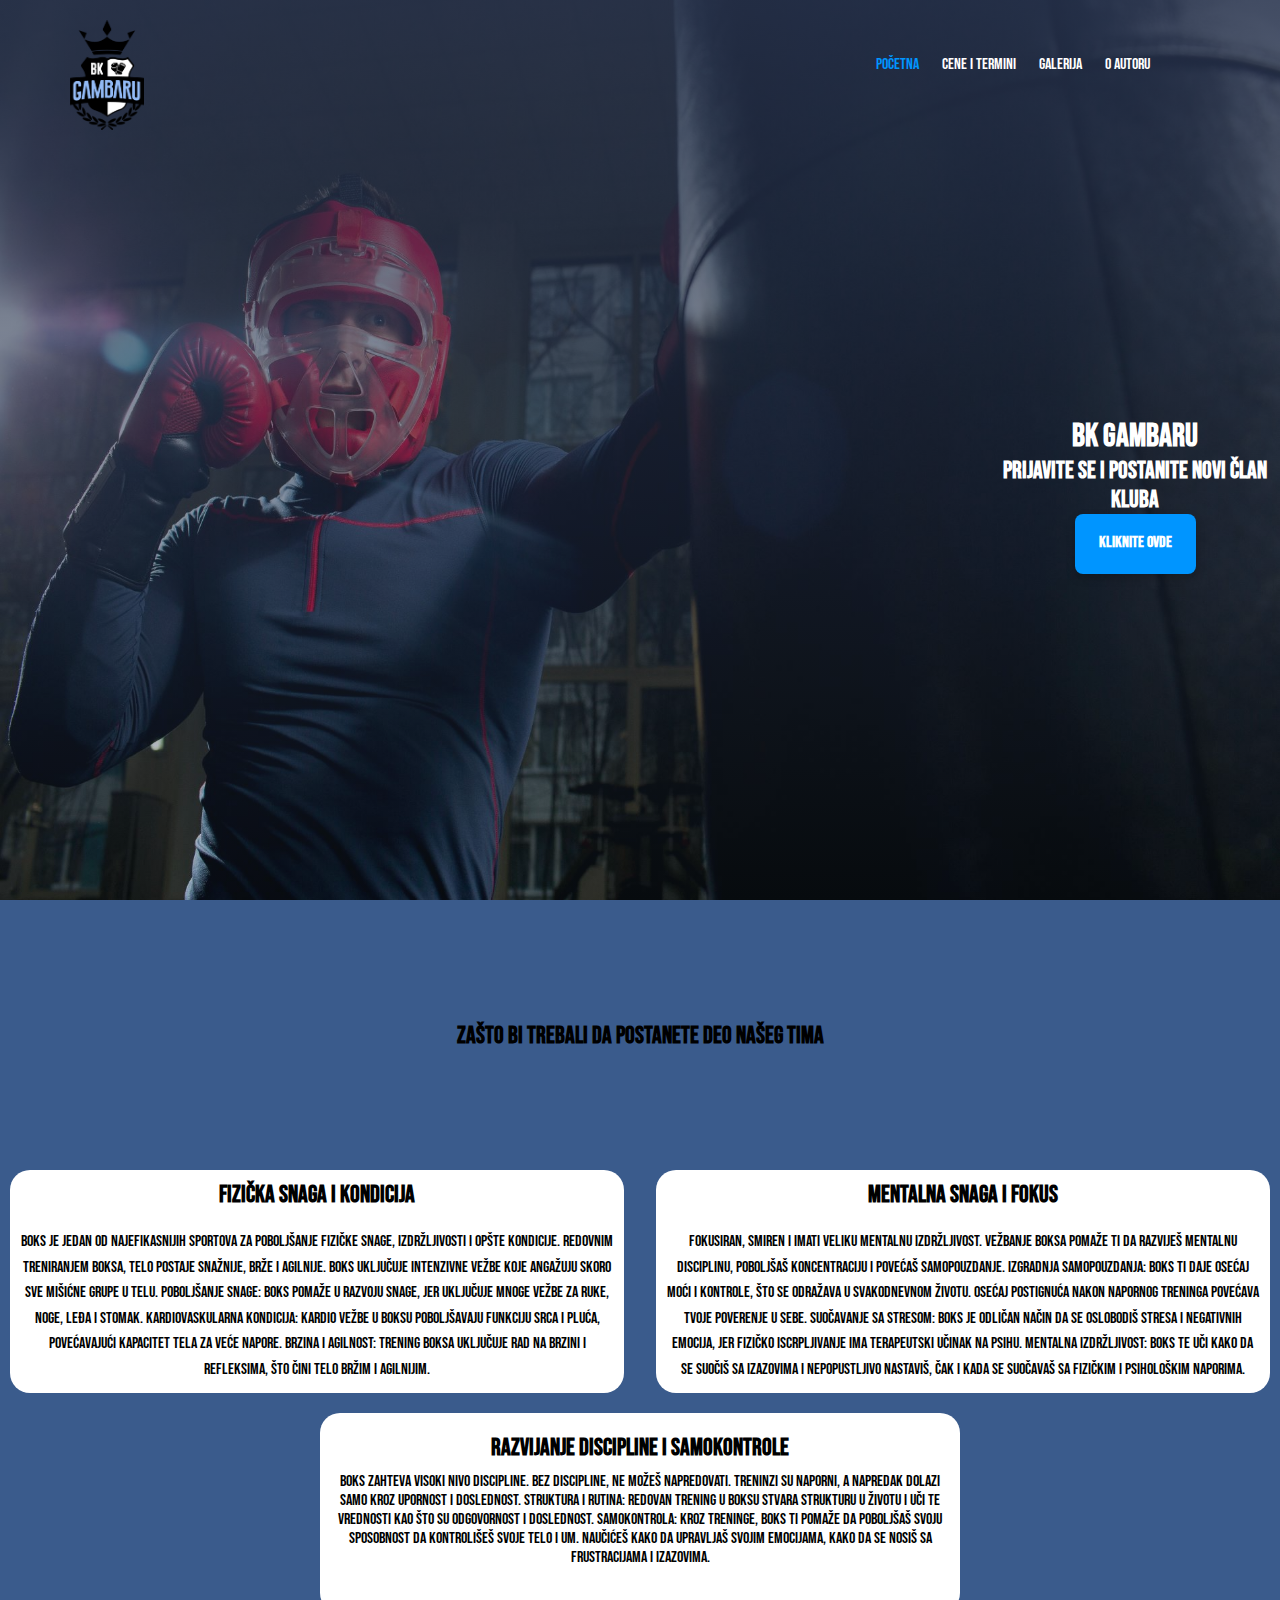
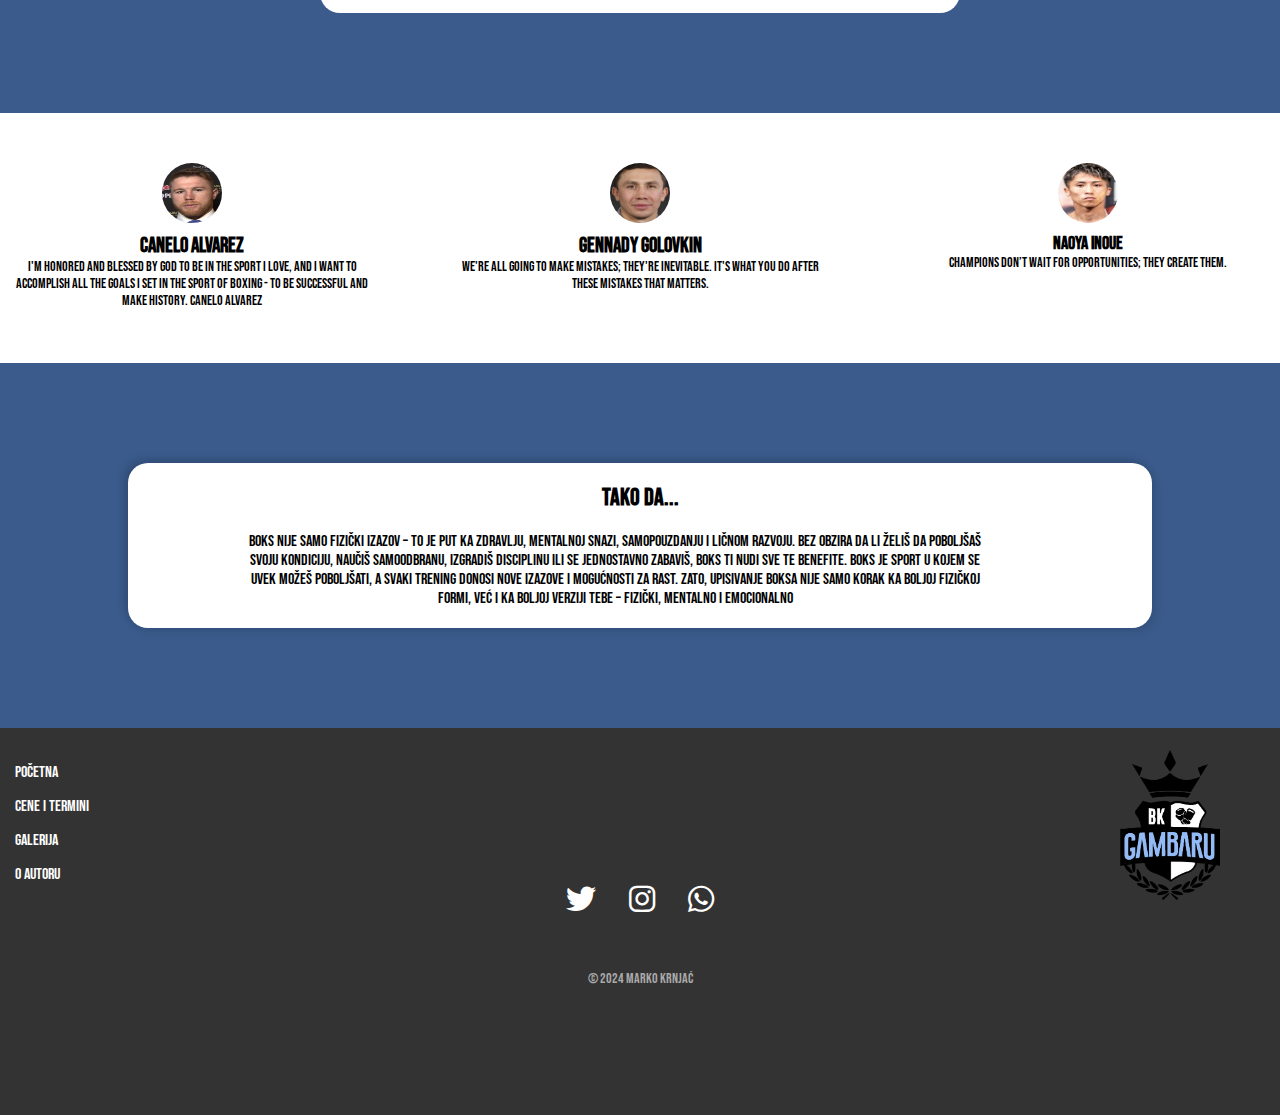
<file: index.html>
<!DOCTYPE html>
<html lang="en">
<head>
    <meta charset="UTF-8">
    <meta name="viewport" content="width=device-width, initial-scale=1.0">
    <title>BK Gambaru | Početna</title>
    <link rel="stylesheet" type="text/css" href="css/style.css">
    <link rel="stylesheet" href="https://cdnjs.cloudflare.com/ajax/libs/font-awesome/6.0.0-beta3/css/all.min.css"> 
    <link rel="icon" href="/skolski sajt/assets/img/gamb.png" >
    <meta name="description" content= "BK Gambaru je vrhunski bokserski klub posvećen razvoju talenata i promociji bokserskog sporta. Pridružite
     nam se i postanite deo uspešnog tima, unapredite svoju snagu, tehniku i disciplinu. Trening za sve uzraste i nivoe veštine">
    <meta name="keywords" content="boks, fizička snaga, izdržljivost, kondicija, trening boksa, kardiovaskularna kondicija, brzina, agilnost, mentalna snaga, mentalna izdržljivost, samopouzdanje, stres, samokontrola, disciplina, fizičko zdravlje, bokserski trening, poboljšanje kondicije, razvoj snage, refleksi, koncentracija, mentalna disciplina">
  </head>
<body>
    <div id="wrapper">
            <div id="logo">
             <a href="index.html"> <img src="assets/img/gamb.png" alt="logo"></a>
             </div>
            <nav class="nav">
                
            <div class="linkovi">
                <ul>
                    <li><a href="index.html" class="active">Početna</a></li>
                    <li><a href="html-ovi/cene-i-termini.html">Cene i termini</a></li>
                    <li><a href="html-ovi/galerija.html">Galerija</a></li>
                    <li><a href="html-ovi/autor.html">O autoru</a></li>
                  </ul>
                </ul>
            </div>
        </nav>
      

    <!--Main-->
    <main>
        <div id="overlay" >
        <div class="container">
            <div id="main-content">
              <h1>BK Gambaru</h1>
             <h2>Prijavite se i postanite novi član kluba</h2>  
              <a href="/html-ovi/cene-i-termini.html" role="button" class="btn">Kliknite ovde</a>
            </div>
         
        </div>
    </div>
    <h2 class="h2">Zašto bi trebali da postanete deo našeg tima</h2>
    
    
    <div class="view">
      <div class="blok1 block">
        <h2>Fizička Snaga i Kondicija</h2>
        <div class="content1">
            <p class="prviParagraf">
                Boks je jedan od najefikasnijih sportova za poboljšanje fizičke snage, izdržljivosti i opšte kondicije. Redovnim treniranjem boksa, telo postaje snažnije, brže i agilnije. Boks uključuje intenzivne vežbe koje angažuju skoro sve mišićne grupe u telu.
                Poboljšanje snage: Boks pomaže u razvoju snage, jer uključuje mnoge vežbe za ruke, noge, leđa i stomak.
                Kardiovaskularna kondicija: Kardio vežbe u boksu poboljšavaju funkciju srca i pluća, povećavajući kapacitet tela za veće napore.
                Brzina i agilnost: Trening boksa uključuje rad na brzini i refleksima, što čini telo bržim i agilnijim.
            </p>
        </div>
    </div>

    <div class="blok2 block">
        <h2> Mentalna Snaga i Fokus</h2>
        <div class="content2">
            
            <p class="drugiParagraf">
                Fokusiran, smiren i imati veliku mentalnu izdržljivost. Vežbanje boksa pomaže ti da razviješ mentalnu disciplinu, poboljšaš koncentraciju i povećaš samopouzdanje.
                Izgradnja samopouzdanja: Boks ti daje osećaj moći i kontrole, što se odražava u svakodnevnom životu. Osećaj postignuća nakon napornog treninga povećava tvoje poverenje u sebe.
                Suočavanje sa stresom: Boks je odličan način da se oslobodiš stresa i negativnih emocija, jer fizičko iscrpljivanje ima terapeutski učinak na psihu.
                Mentalna izdržljivost: Boks te uči kako da se suočiš sa izazovima i nepopustljivo nastaviš, čak i kada se suočavaš sa fizičkim i psihološkim naporima.
            </p>
        </div>
    </div>

          </div>



          <div class="blok3 ">
            <h2> Razvijanje Discipline i Samokontrole</h2>
            <div class="content3">
                
              <p class="treciParagraf">
                Boks zahteva visoki nivo discipline. Bez discipline, ne možeš napredovati. Treninzi su naporni, a napredak dolazi samo kroz upornost i doslednost.
                Struktura i rutina: Redovan trening u boksu stvara strukturu u životu i uči te vrednosti kao što su odgovornost i doslednost.
                Samokontrola: Kroz treninge, boks ti pomaže da poboljšaš svoju sposobnost da kontrolišeš svoje telo i um. Naučićeš kako da upravljaš svojim emocijama, kako da se nosiš sa frustracijama i izazovima.
              </p>
            
             </div>
          </div>
        
          <div class="bokseri">
            <div id="bBlok1">
                <img src="assets/img/canelo.JPG" alt="Canelo Alvarez" class="ikonica">
                <h2>Canelo Alvarez</h2>
                <p class="kanelo">I'm honored and blessed by God to be in the sport I love, and I want to accomplish all the goals I set in the sport of boxing - to be successful and make history. Canelo Alvarez</p>
            </div>
            <div id="bBlok2">
                <img src="assets/img/ggg.PNG" alt="Gennady Golovkin" class="ikonica">
                <h2>Gennady Golovkin</h2>
                <p class="ggg">We're all going to make mistakes; they're inevitable. It's what you do after these mistakes that matters.</p>
            </div>
            <div id="bBlok3">
                <img src="assets/img/inoue.JPG" alt="Naoya Inoue" class="ikonica">
                <h2>Naoya Inoue</h2>
                <p class="inoue">Champions don’t wait for opportunities; they create them.</p>
            </div>
        </div>
       
          

          <div class="blok5 ">
            <h2>TAKO DA...</h2>
            <div class="content5">
              
              <p class="petiParagraf">
                Boks nije samo fizički izazov – to je put ka zdravlju, mentalnoj snazi, samopouzdanju i ličnom razvoju. Bez obzira da li želiš da poboljšaš svoju kondiciju, naučiš samoodbranu, izgradiš disciplinu ili se jednostavno zabaviš, boks ti nudi sve te benefite. Boks je sport u kojem se uvek možeš poboljšati, a svaki trening donosi nove izazove i mogućnosti za rast.
Zato, upisivanje boksa nije samo korak ka boljoj fizičkoj formi, već i ka boljoj verziji tebe – fizički, mentalno i emocionalno
              </p>
             
             </div>
          </div>
    </div>
    <div class="cleaner">1</div>
    </main>
    <footer>
        <nav class="nav2">
            <ul>
          <a href="index.html">Početna</a>
          <a href="html-ovi/cene-i-termini.html">Cene i termini</a>
          <a href="html-ovi/galerija.html">Galerija</a>
          <a href="html-ovi/autor.html">O autoru</a>
        </ul>
        </nav>
        
        <div class="social-icons">
            <a href="https://twitter.com" target="_blank">
                <i class="fab fa-twitter"></i> 
              </a>
              <a href="https://www.instagram.com/b.k.gambaru/" target="_blank">
                <i class="fab fa-instagram"></i> 
              </a>
              <a href="https://www.whatsapp.com/" target="_blank">
                <i class="fab fa-whatsapp"></i>
              </a>
        </div>
        <div class="footerslika">
          <img class="futerlogo" src="assets/img/gamb.png">
          
        </div>
        <div class="footer-text">
          <p>&copy; 2024 Marko Krnjać  </p>
        </div>
      </footer>
    </div>
</body>
</html>
</file>
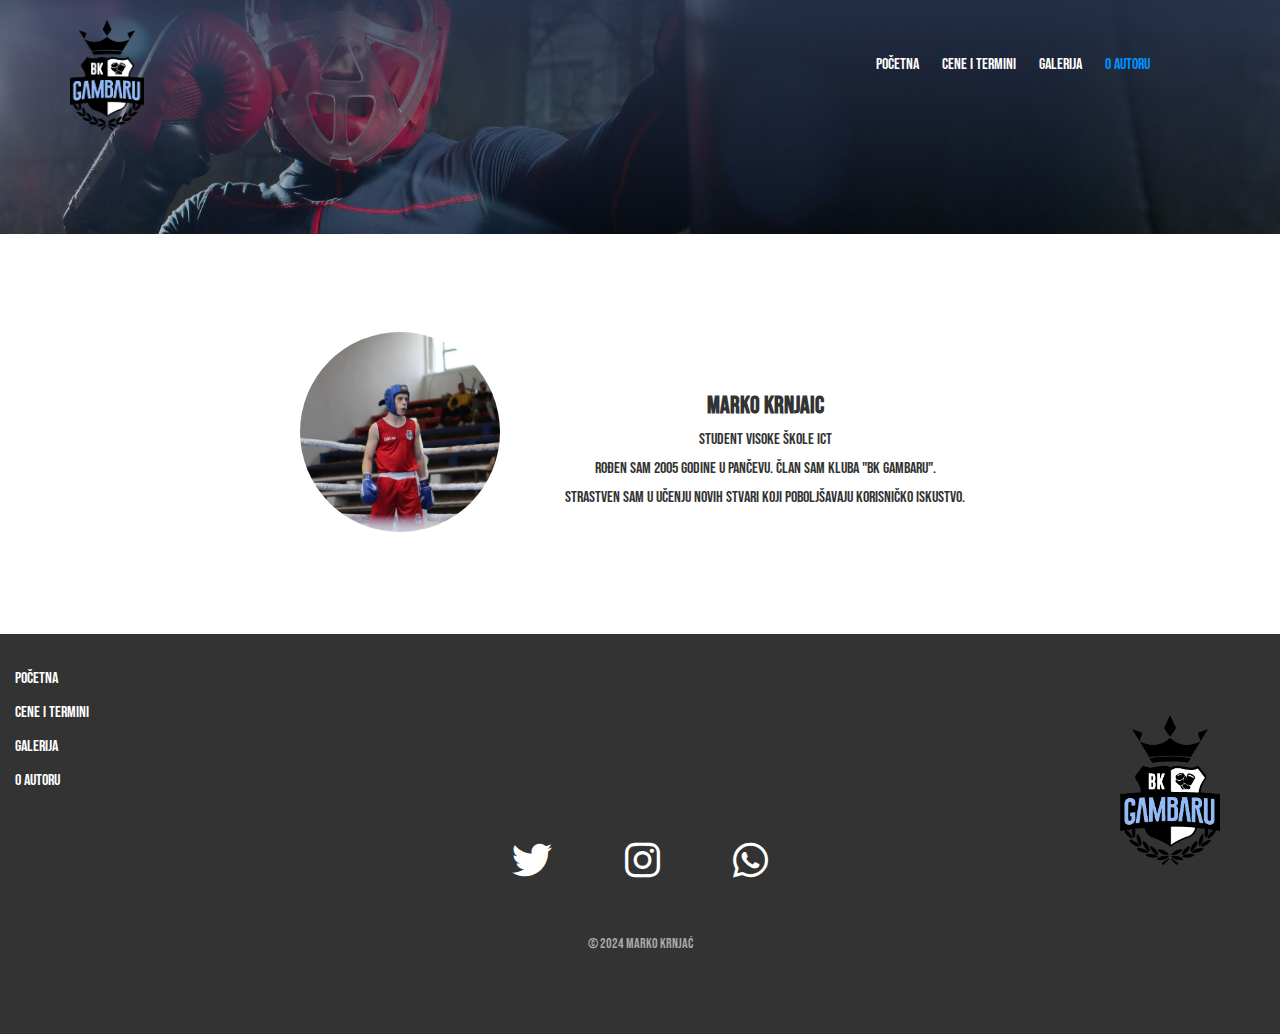
<file: html-ovi/autor.html>
<!DOCTYPE html>
<html lang="en">
<head>
    <meta charset="UTF-8">
    <meta name="viewport" content="width=device-width, initial-scale=1.0">
    <title>BK Gambaru | Cene i Termini</title>
    <link rel="stylesheet" type="text/css" href="../css/autor.css">
    <link rel="icon" href="/skolski sajt/assets/img/gamb.png" >
    <link rel="stylesheet" href="https://cdnjs.cloudflare.com/ajax/libs/font-awesome/6.0.0-beta3/css/all.min.css"> 
    <meta name="description" content="O autoru - Marko Krnjać je student Visoke Škole ICT i član bokserskog kluba BK Gambaru. Strastven je u učenju novih tehnologija koje poboljšavaju korisničko iskustvo, a na ovom sajtu možete saznati više o njegovom radu i postignućima.">
    <meta name="keywords" content="Marko Krnjać, BK Gambaru, boks, autor, ICT student, web development, korisničko iskustvo, Visoka Škola ICT, biografija, bokserski klub, tehnologija, razvoj sajta">

     
</head>
<body>
    <div id="wrapper">
            <div id="logo">
               <a href="/skolski sajt/index.html"> <img src="../assets/img/gamb.png" alt="logo"></a>
             </div>
            <nav class="nav">
                
            <div class="linkovi">
                <ul>
                    <li><a href="../index.html" >Početna</a></li>
                    <li><a href="cene-i-termini.html">Cene i termini</a></li>
                    <li><a href="galerija.html">Galerija</a></li>
                    <li><a href="autor.html"  class="active">O autoru</a></li>
            </ul>
                </ul>
            </div>
        </nav>
        <div id="overlay"></div>
        <div class="author-info">
          <div class="author-photo">
              <img src="../assets/img/autor.jpg" alt="Marko Krnjaic" />
          </div>
          <div class="author-bio">
              <h2>Marko Krnjaic</h2>
              <p>Student Visoke Škole ICT</p>
              <p>Rođen sam 2005 godine u Pančevu. Član sam kluba "BK GAMBARU".</p>
              <p>Strastven sam u učenju novih stvari  koji poboljšavaju korisničko iskustvo.</p>
          </div>
      </div>
        

        <footer>
            <nav class="nav2">
                <ul>
                  <a href="../index.html">Početna</a>
                  <a href="termini-cene.html">Cene i termini</a>
                  <a href="galerija.html">Galerija</a>
                  <a href="autor.html">O autoru</a>
            </ul>
            </nav>
            
            <div class="social-icons">
                <a href="https://twitter.com" target="_blank">
                    <i class="fab fa-twitter"></i> 
                  </a>
                  <a href="https://www.instagram.com/b.k.gambaru/" target="_blank">
                    <i class="fab fa-instagram"></i> 
                  </a>
                  <a href="https://www.whatsapp.com/" target="_blank">
                    <i class="fab fa-whatsapp"></i>
                  </a>
            </div>
            <div class="footerslika">
              <img class="futerlogo" src="../assets/img/gamb.png">
    
            </div>
            <div class="footer-text">
              <p>&copy; 2024 Marko Krnjać  </p>
            </div>
          </footer>

    </body>
</html>
</file>
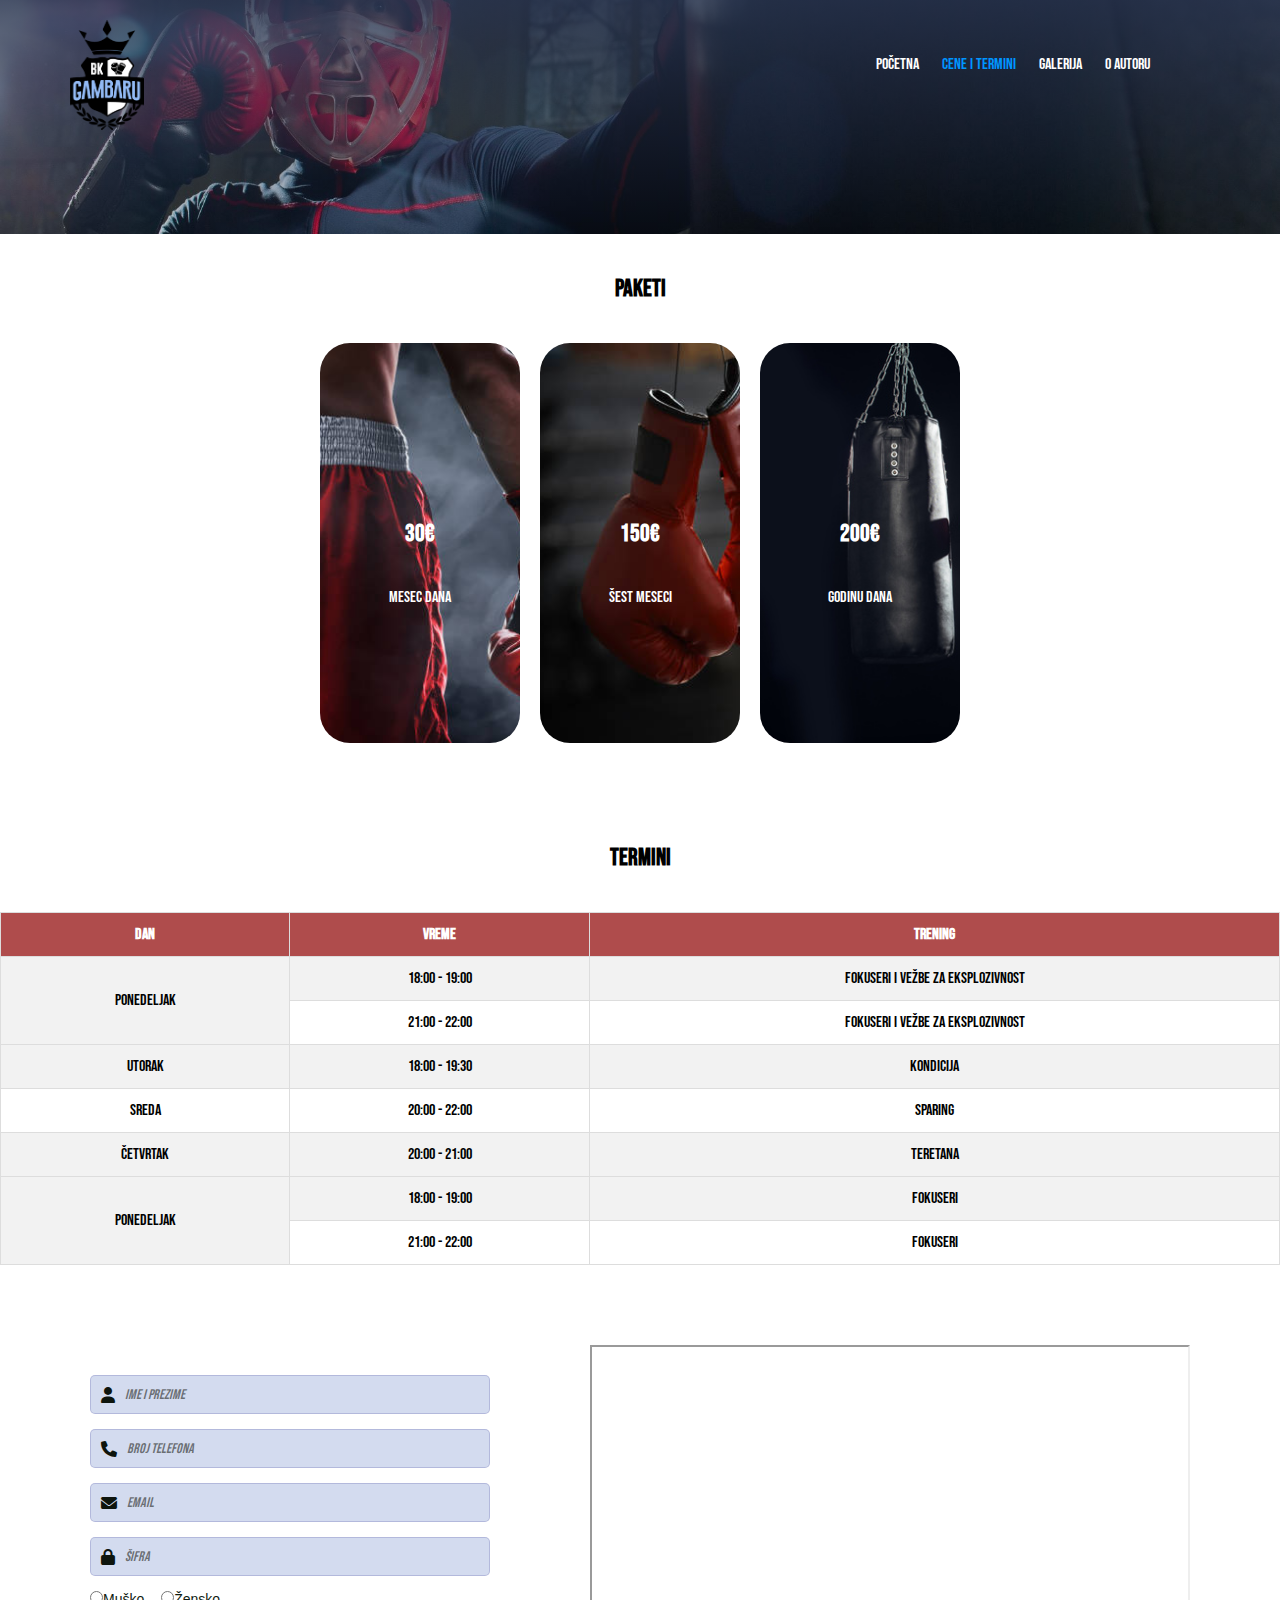
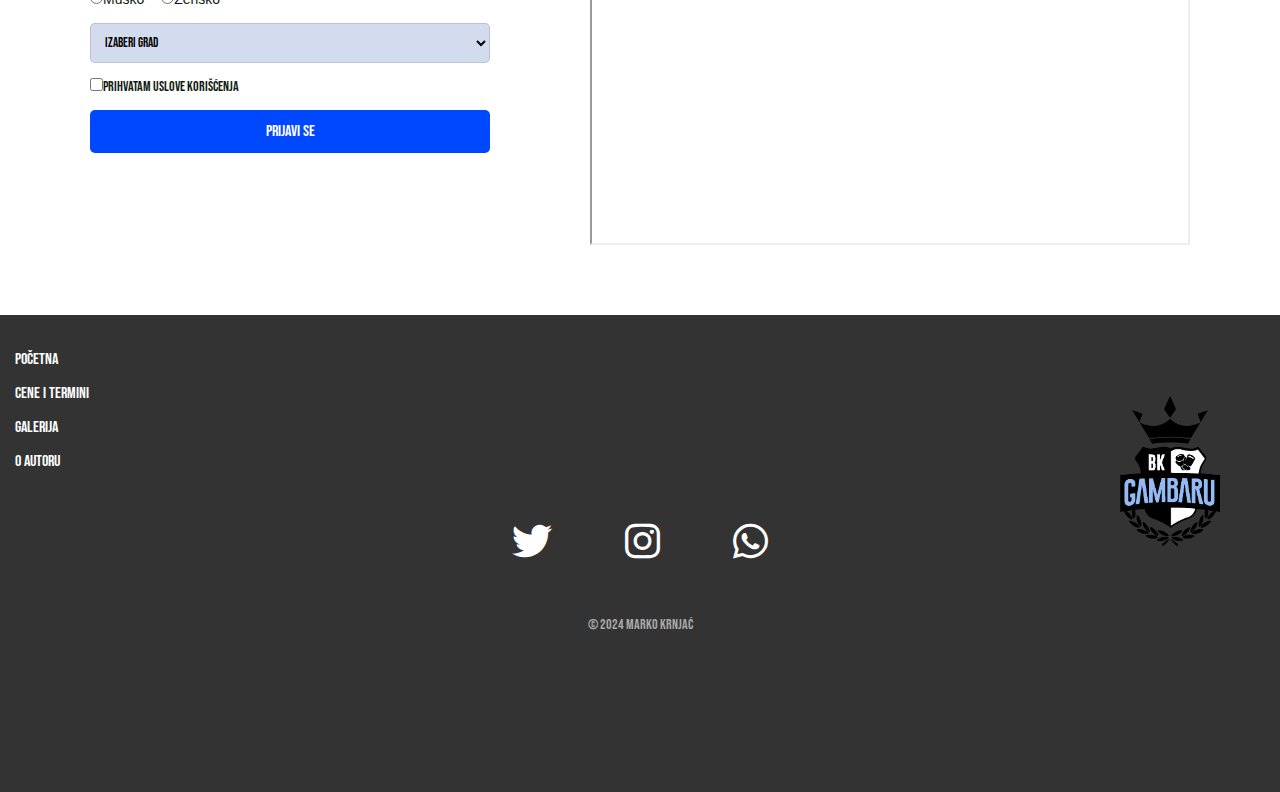
<file: html-ovi/cene-i-termini.html>
<!DOCTYPE html>
<html lang="en">
<head>
    <meta charset="UTF-8">
    <meta name="viewport" content="width=device-width, initial-scale=1.0">
    <title>BK Gambaru | Cene i Termini</title>
    <link rel="stylesheet" type="text/css" href="../css/termini.css">
    <link rel="icon" href="/skolski sajt/assets/img/gamb.png" >
    <link rel="stylesheet" href="https://cdnjs.cloudflare.com/ajax/libs/font-awesome/6.0.0-beta3/css/all.min.css"> 
    <meta name="description" content="BK Gambaru nudi različite pakete za treniranje boksa, uključujući mesečne, šestomesečne i godišnje opcije. Posetite nas i saznajte više o terminima treninga,
     paketima i specijalnim uslovima za članstvo. Pronađite nas u Pančevu i postanite deo našeg tima!">
    <meta name="keywords" content="BK Gambaru, bokserski klub, cene i termini, 
    paketi za treniranje, boks, treninzi, boks za sve uzraste, treniranje Pančevo, boks u Pančevu, termini boksa, članstvo u bokserskom klubu, 
    boks treninzi, godišnji paket, mesečni paket, šestomesečni paket, kondicija, eksplozivnost, sparing, teretana">
    
</head>
<body>
    <div id="wrapper">
            <div id="logo">
                <a href="../index.html"> <img src="../assets/img/gamb.png" alt="logo"></a>
             </div>
            <nav class="nav">
                
            <div class="linkovi">
                <ul>
                    <li><a href="../index.html" >Početna</a></li>
                    <li><a href="termini.html" class="active">Cene i termini</a></li>
                    <li><a href="galerija.html">Galerija</a></li>
                    <li><a href="autor.html">O autoru</a></li>
                </ul>
                </ul>
            </div>
        </nav>
        <div id="overlay"></div>

        <main>
            <h2>Paketi</h2>
            <div id="relativni">
                <div class="absolutni blok1">
                    <h2>30€</h2>
                    <p>MESEC DANA</p>
                </div>
                <div class="absolutni blok2">
                    <h2>150€</h2>
                    <p>ŠEST MESECI</p>
                </div>
                <div class="absolutni blok3">
               
                    <h2>200€</h2>
                    <p>GODINU DANA</p>
                </div>
            </div>
            
            <div class="tabela">
                <h2>Termini</h2>
            <table>
                <tr class="day-header">
                    <th>Dan</th>
                    <th>Vreme</th>
                    <th>Trening</th>
                </tr>
                <!-- Ponedeljak -->
                <tr>
                    <td rowspan="2">Ponedeljak</td>
                    <td>18:00 - 19:00</td>
                    <td>Fokuseri i vežbe za eksplozivnost</td>
                </tr>
                <tr>
                    <td>21:00 - 22:00</td>
                    <td>Fokuseri i vežbe za eksplozivnost</td>
                </tr>
                <!-- Utorak -->
                <tr>
                    <td>Utorak</td>
                    <td>18:00 - 19:30</td>
                    <td>Kondicija</td>
                </tr>
                <!-- Sreda -->
                <tr>
                    <td>Sreda</td>
                    <td>20:00 - 22:00</td>
                    <td>Sparing</td>
                </tr>
                <!-- Četvrtak -->
                <tr>
                    <td>Četvrtak</td>
                    <td>20:00 - 21:00</td>
                    <td>Teretana</td>
                </tr>
                <!-- Petak -->
                <tr>
                    <tr>
                        <td rowspan="2">Ponedeljak</td>
                        <td>18:00 - 19:00</td>
                        <td>Fokuseri </td>
                    </tr>
                    <tr>
                        <td>21:00 - 22:00</td>
                        <td>Fokuseri</td>
                    </tr>
                </tr>
            </table>
        </div>

        <div class="map-container">
            <div id="map">

            <iframe src="https://www.google.com/maps/embed?pb=!1m18!1m12!1m3!1d2830.35867210835!2d20.481839875085495!3d44.81425717657035!2m3!1f0!2f0!3f0!3m2!1i1024!2i768!4f13.1!3m3!1m2!1s0x475a7a9609031735%3A0xc17ed71f59ac4725!2z0JLQuNGB0L7QutCwIElDVCDRiNC60L7Qu9Cw!5e0!3m2!1ssr!2srs!4v1733073593686!5m2!1ssr!2srs" allowfullscreen="" loading="lazy" referrerpolicy="no-referrer-when-downgrade"></iframe>
            </div>
          </div>
          <div class="form-container">
            <div class="forma">
          <form action="" method="POST" id="forma">
            <div class="input">
                <i class="fa fa-user icon"></i>
                <input type="text" placeholder="Ime i prezime" required>
            </div>
            <div class="input">
                <i class="fa fa-phone icon"></i>
                <input type="text" placeholder="Broj telefona" required>
            </div>
            <div class="input">
                <i class="fa fa-envelope icon"></i>
                <input type="email" placeholder="Email" required>
            </div>
            <div class="input">
                <i class="fa fa-lock icon"></i>
                <input type="password" placeholder="Šifra" required>
            </div>
            <div class="radio">
                <label><input type="radio" name="pol" value="Muško" required>Muško</label>
                <label><input type="radio" name="pol" value="Žensko" required>Žensko</label>
            </div>
            <div class="select">
                <select required>
                    <option value="" disabled selected>Izaberi grad</option>
                    <option value="Beograd">Pančevo</option>
                    <option value="Pančevo">Beograd</option>
                    <option value="Niš">Vršac</option>
                    <option value="Novi Sad">Zrenjanin</option>
                    <option value="drugo">Drugo</option>
                </select>
            </div>
            <div class="checkbox">
                <label><input type="checkbox" required>Prihvatam uslove korišćenja</label>
            </div>
            <button type="submit">Prijavi se</button>
        </form>
    </div>
</div>
        </main>
      
        <footer>
            <nav class="nav2">
                <ul>
              <a href="../index.html">Početna</a>
              <a href="termini-cene.html">Cene i termini</a>
              <a href="galerija.html">Galerija</a>
              <a href="autor.html">O autoru</a>
            </ul>
            </nav>
            
            <div class="social-icons">
                <a href="https://twitter.com" target="_blank">
                    <i class="fab fa-twitter"></i> 
                  </a>
                  <a href="https://www.instagram.com/b.k.gambaru/" target="_blank">
                    <i class="fab fa-instagram"></i> 
                  </a>
                  <a href="https://www.whatsapp.com/" target="_blank">
                    <i class="fab fa-whatsapp"></i>
                  </a>
            </div>
            <div class="footerslika">
              <img class="futerlogo" src="../assets/img/gamb.png">
    
            </div>
            <div class="footer-text">       
              <p>&copy; 2024 Marko Krnjać  </p>
            </div>
          </footer>
    </body>
</html>
</file>
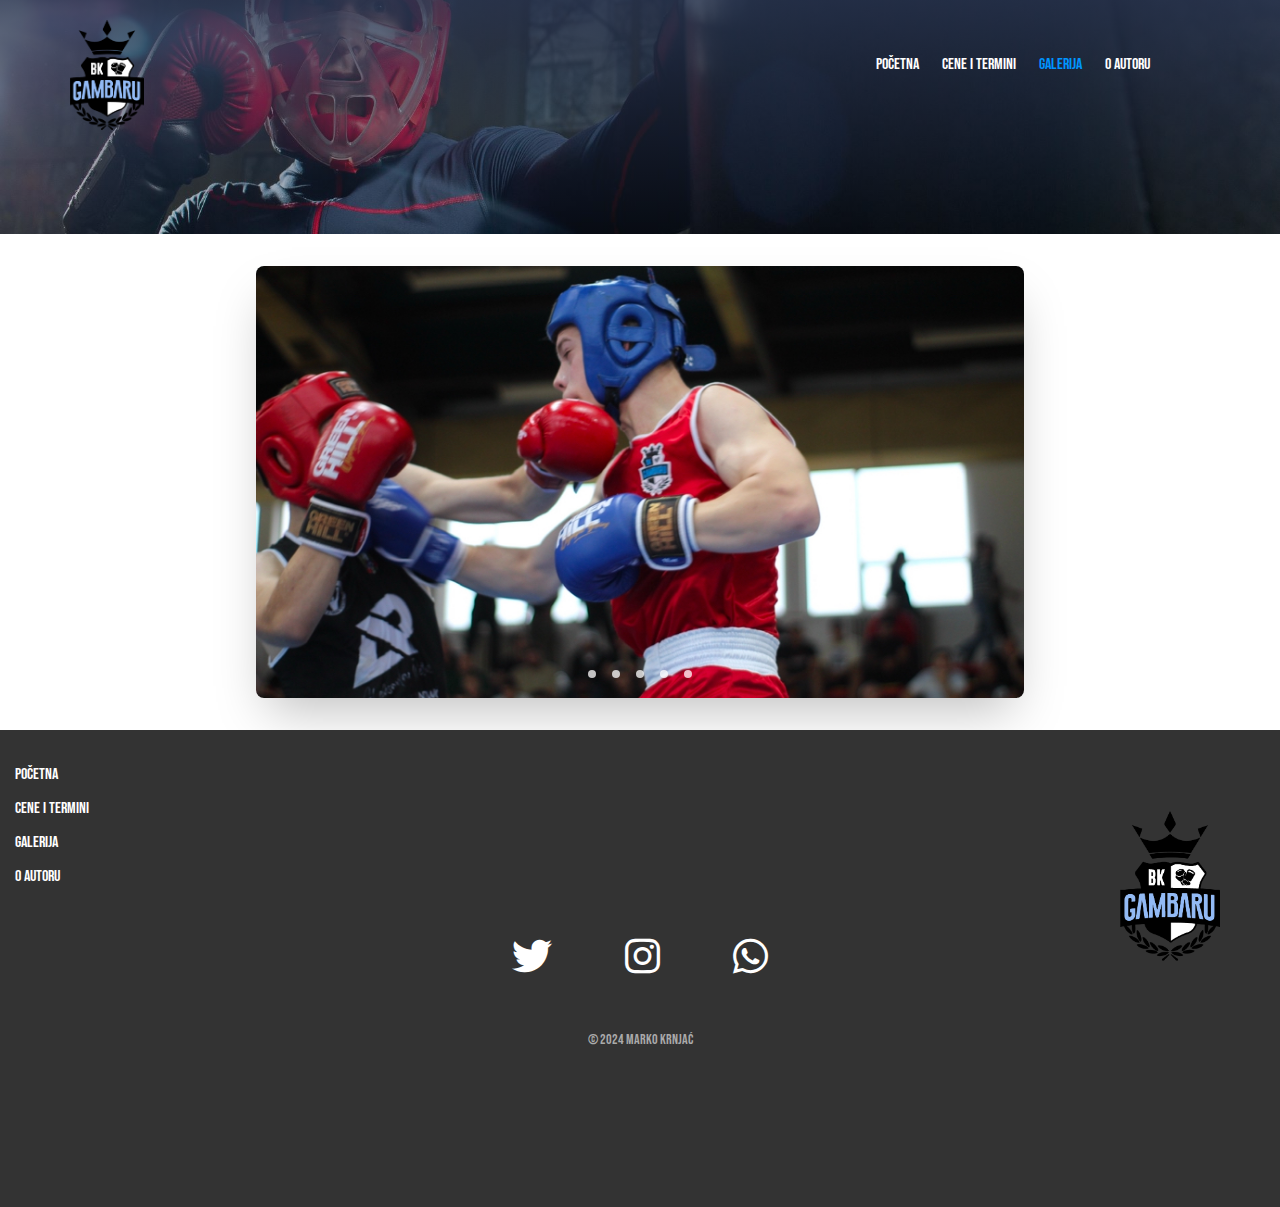
<file: html-ovi/galerija.html>
<!DOCTYPE html>
<html lang="en">
<head>
    <meta charset="UTF-8">
    <meta name="viewport" content="width=device-width, initial-scale=1.0">
    <title>BK Gambaru | Cene i Termini</title>
    <link rel="stylesheet" type="text/css" href="../css/galerija.css">
    <link rel="icon" href="/skolski sajt/assets/img/gamb.png" >
    <link rel="stylesheet" href="https://cdnjs.cloudflare.com/ajax/libs/font-awesome/6.0.0-beta3/css/all.min.css"> 
    <meta name="description" content="Galerija BK Gambaru prikazuje dinamične trenutke bokserskih mečeva,
     treninga i postignuća naših članova. Ovdje možete uživati u vizualnim prikazima strasti, posvećenosti i borbenog duha kluba.">
     <meta name="keywords" content="BK Gambaru, galerija, boks, bokserski klub, treninzi, boks mečevi, slike, sportske aktivnosti, postignuća, boks u Pančevu, boks trenuci, galerija boksa, sportska galerija, takmičenja, bokserska slika">

</head>
<body>
    <div id="wrapper">
            <div id="logo">
               <a href="../index.html"> <img src="../assets/img/gamb.png" alt="logo"></a>
             </div>
            <nav class="nav">
                
            <div class="linkovi">
                <ul>
                    <li><a href="../index.html" >Početna</a></li>
                    <li><a href="cene-i-termini.html">Cene i termini</a></li>
                    <li><a href="galerija.html" class="active">Galerija</a></li>
                    <li><a href="autor.html">O autoru</a></li>
            </ul>
                </ul>
            </div>
        </nav>
        <div id="overlay"></div>

        <main>
            <section class="container">
                <div class="slider-wrapper">
                    <div class="slider">
                        <img id="slide1"  src="../assets/img/galerija5.1.jpg" alt="boks mec izmedju dva momka">
                        <img id="slide2" src="../assets/img/galerija2.jpg" alt="Momak udara drugog momka u boks meču">
                        <img id="slide3" src="../assets/img/galerija3.jpg" alt="momak izbegava udarac u boks meču">
                        <img id="slide4" src="../assets/img/galerija4.webp" alt="Devojka sa pojasom iz bokserske organizacije">
                        <img id="slide5" src="../assets/img/galerija1.jpg" alt="momak prima udarac u boks meču">
                    </div>
                    <div class="slider-nav">
                        <a href="#slide1"></a>
                        <a href="#slide2"></a>
                        <a href="#slide3"></a>
                        <a href="#slide4"></a>
                        <a href="#slide5"></a>
                      
                    </div>
                </div>
            </section>
        </main>

        <footer>
            <nav class="nav2">
                <ul>
                  <a href="../index.html">Početna</a>
                  <a href="termini-cene.html">Cene i termini</a>
                  <a href="galerija.html">Galerija</a>
                  <a href="autor.html">O autoru</a>
            </ul>
            </nav>
            
            <div class="social-icons">
                <a href="https://twitter.com" target="_blank">
                    <i class="fab fa-twitter"></i> 
                  </a>
                  <a href="https://www.instagram.com/b.k.gambaru/" target="_blank">
                    <i class="fab fa-instagram"></i> 
                  </a>
                  <a href="https://www.whatsapp.com/" target="_blank">
                    <i class="fab fa-whatsapp"></i>
                  </a>
            </div>
            <div class="footerslika">
              <img class="futerlogo" src="../assets/img/gamb.png">
    
            </div>
            <div class="footer-text">
              <p>&copy; 2024 Marko Krnjać  </p>
            </div>
          </footer>

    </body>
</html>
</file>
<file: css/style.css>
@font-face {
    font-family: BebasNeue ;
    src: url(../assets/fonts/BebasNeue-Regular.ttf);
}

@keyframes slideRightToLeft {
    0% {
      transform: translateX(100%);
      opacity: 0;
    }
    100% {
      transform: translateX(0);
      opacity: 1;
    }
  }
  
  #main-content h1, #main-content h2 {
    animation: slideRightToLeft 3s ease-out forwards;
  }

  @keyframes bounce {
    0% {
      transform: translateY(0);
    }
    30% {
      transform: translateY(-10px);
    }
    50% {
      transform: translateY(0);
    }
    70% {
      transform: translateY(-5px);
    }
    100% {
      transform: translateY(0);
    }
  }
  
  .btn {
    display: inline-block;
    padding: 19px 24px;
    background-color: #0095ff; 
    color: white;
    text-align: center;
    font-size: 16px;
    font-weight: bold;
    border-radius: 8px;
    text-decoration: none;
    transition: transform 0.3s ease;
    box-shadow: 0 4px 10px rgba(0, 0, 0, 0.2);
    height: 60px;
  
}

.btn:hover, .btn:focus {
    background-color: white; 
    box-shadow: 0 6px 50px rgba(0, 0, 0, 0.3);
    transform: scale(1.1); 
    color: black;
}


@keyframes bounce {
    0% { transform: translateY(0); }
    30% { transform: translateY(-10px); }
    50% { transform: translateY(0); }
    70% { transform: translateY(-5px); }
    100% { transform: translateY(0); }
}


.bounce {
    animation: bounce 1s ease infinite;
}
*{
    padding: 0;
    margin: 0;
    box-sizing: border-box;
    font-family: BebasNeue;
    
}


#logo img{
    height: 110px;
    position: absolute;
    padding-left: 70px;
    z-index: 3;
    top: 20px;

}



.nav{
        position: absolute;
       right: 50px;
       top: 55px;
        padding-right: 80px;
        z-index: 3;
            
}

.nav ul li{
    display: inline;
    list-style-type: none;
    z-index: 3;
    
}

.nav ul li a:hover{
   color: #0095ff;
}
.nav ul li a{
    text-decoration: none;
    color: white;;
    padding-left: 20px;
}

.nav ul li a.active{
    color:#0095ff;
}



#main {
    position: relative;
}

#overlay{
    position: relative;
    top: 0px;
    width: 100%;
    height: 100vh;
   
    background-image:  linear-gradient(rgba(40, 52, 79, 0.85),rgba(35, 55, 71, 0.2) ),url(../assets/img/boxing-gym1.jpg);
    background-size: cover;
    background-position: center;
    z-index: 0;
}

#main-content {
   
    display: flex;
    flex-direction: column; 
    justify-content: center; 
    align-items: center; 
    height: 110vh; 
    text-align: center;
    color: #ffffff;
    padding-left: 110vh;
}

#main-content h1, #main-content h2 {
  animation: slideRightToLeft 3s ease-out forwards;
}
*{
    padding: 0;
    margin: 0;
    box-sizing: border-box;
    font-family: BebasNeue;
    
}



.h2{
    display: flex;
    flex-direction: column; 
    justify-content: center; 
    align-items: center; 
    height: 30vh;
    text-align: center;
    color: black;
   
}



/*Prvi blok*/
.view {
    display: flex; 
    justify-content: space-between;
    gap: 20px; 
}

.blok1, .blok2 {
    width: 48%; 
    background-color: #fff; 
    border-radius: 20px;
}
.blok1{
    margin-left: 10px;
}
.blok2{
    margin-right: 10px;
}
.blok1 h2 {
    margin-bottom: 10px; 
    display: flex;
    flex-direction: column;
    text-align: center;
    margin-top: 10px;
}
.blok2 h2 {
    margin-bottom: 10px; 
    display: flex;
    flex-direction: column;
    text-align: center;
    margin-top: 10px;
}

.content1{
    padding: 10px;
}
.content1, .content2 {
    display: flex;
    flex-direction: column;
    word-wrap: break-word;
    text-align: center;
}

.content2 {
    padding: 10px;
}
.prviParagraf, .drugiParagraf {
    margin: 0;
    font-size: 16px; 
    line-height: 1.6; 
}
/*Treci blok*/
.blok3 {
    width: 50%; 
    background-color: #fff; 
    border-radius: 20px;
    position: relative;
   
    
    height: 200px;
    margin: 20px auto 0 auto;
}
  
.blok3 h2 {

    padding-top: 20px;
    position: relative;
    display: flex;
    flex-direction: column;
    text-align: center;
}
  
.content3 {
    display: flex;  
    align-items: center;  
    gap: 20px;  
}  
.content3 .treciParagraf {
    flex: 1;  
    margin: 0; 
    width: 500px;
    word-wrap: break-word;
    text-align: center;
    padding: 10px;
}
  
.content3 .slika3 {
    width: 400px;  
    height: auto; 
    border-radius: 10px;
}
/*bokseri blok*/
.bokseri {
    display: flex;
    justify-content: space-between;
    gap: 20px;
    background-color:#fff;
    margin-top: 100px;
    height: 250px;
}

#bBlok1, #bBlok2, #bBlok3 {
    display: flex;
    flex-direction: column;
    align-items: center;
    width: 30%;
    padding: 10px;
    padding-top: 50px;
    border-radius: 8px;
  
}

#bBlok1 img, #bBlok2 img, #bBlok3 img {
    width: 60px;
    height: 60px;
    margin-bottom: 10px;
    border-radius: 30px;
}

#bBlok1, #bBlok2, #bBlok3 h2 {
    font-size: 18px;
    margin: 0;
}

#bBlok1, #bBlok2, #bBlok3 p {
    font-size: 14px;
 
    text-align: center;
}

/*PETI blok*/
.blok5 {
    position: relative;
    display: flex;
    flex-direction: column;
    text-align: center;
    box-shadow: 4px 4px 10px rgba(0, 0, 0, 0.1), -4px -4px 8px rgba(0, 0, 0, 0.15); 
    padding: 20px;
    border-radius: 20px;
     margin: 100px auto 0 auto;
    background-color: #fff;
    width: 80%;

}
  
.blok5 h2 {
    display: flex;
    justify-content: center;
    margin-bottom: 20px;
}
  
.content5 {
    display: flex;  
    align-items: center;  
         
}  
.content5 .petiParagraf {
    flex: 1;  
    margin: 0; 
    width: 500px;
    word-wrap: break-word;
    text-align: center;
    padding-left: 100px;
    padding-right: 150px;
    
}
  

/*footer */
footer {
    background-color: #333; 
    color: white; 
    text-align: center; 
    padding: 20px 0; 
    margin-top: auto; 
    height: 43vh;
    position:relative;
  }


  footer a {
    color: #fff; 
    text-decoration: none; 
    margin: 0 15px; 
    font-size: 16px; 
  }

  footer a:hover {
    text-decoration: underline;
  }

  
  .footer-text {
    font-size: 14px;
    margin-top: 10px;
    color: #aaa; 
    padding-top: 5vh;
  }
.nav2 ul a {
    display: flex;
    
    justify-content: left; 
    align-items: left; 
    text-align: left;
    color: #ffffff;
    padding-top: 15px;
}

/*main*/
main{
  background-color: #3a5b8c;
  position:relative ;
}

.cleaner{
   background-color:#3a5b8c ;
   color: #3a5b8c;
   height: 100px;
}
/*footer*/
.social-icons {
    text-align: center;
    
  }
  .social-icons i {
    font-size: 30px; 
    position: relative ;
    color: white;   
    transition: color 0.3s ease;
    }
  .social-icons i:hover {
    color: #0077b5;

}
.social-icons:hover{
    color: #0095ff;
}
.social-icons a{
    text-decoration: none;
}
.footerslika{
    position: relative;
    
}
.futerlogo{
    position: absolute;
    top: -165px;
    right: 60px;
    height: 150px;
}
</file>
<file: css/autor.css>
@font-face {
    font-family: BebasNeue ;
    src: url(../assets/fonts/BebasNeue-Regular.ttf);
}

*{
    padding: 0;
    margin: 0;
    box-sizing: border-box;
    font-family: BebasNeue;
    
}




#logo img{
    height: 110px;
    position: absolute;
    padding-left: 70px;
    z-index: 3;
    top: 20px;

}



.nav{
        position: absolute;
       right: 50px;
       top: 55px;
        padding-right: 80px;
        z-index: 3;
            
}

.nav ul li{
    display: inline;
    list-style-type: none;
    z-index: 3;
    
}

.nav ul li a:hover{
   color: #0095ff;
}
.nav ul li a{
    text-decoration: none;
    color: white;;
    padding-left: 20px;
    padding: top 100px; ;
}

.nav ul li a.active{
    color:#0095ff;
}



#main {
    position: relative;
}

#overlay{
position: relative;
top: 0px;
    width: 100%;
    height: 26vh;
    background-image:  linear-gradient(rgba(40, 52, 79, 0.85),rgba(35, 55, 71, 0.2) ),url(../assets/img/boxing-gym1.jpg);
    background-size: cover;
      background-position: center -80%; 
    z-index: 0;
}
.container{
    padding: 2rem;

}
.slider-wrapper{
    position: relative;
    max-width: 48rem;
    margin: 0 auto;
}
.slider{
    display: flex;
    aspect-ratio: 16/9;
    overflow-x: auto;
    scroll-snap-type: x mandatory;
    box-shadow: 0 1.5rem 3rem -0.75rem hsla(0, 0%, 0%, 0.25);
    border-radius: 0.5rem;
} 
.slider::-webkit-scrollbar{
display: none;
}
.slider img{
    flex: 1 0 100%;
    scroll-snap-align: start;
    object-fit: cover;
}
.slider-nav{
    display: flex;
    column-gap: 1rem;
    position: absolute;
    bottom: 1.25rem;
    left: 50%;
    transform: translateX(-50%);
    z-index: 1;
}
.slider-nav a{
    width: 0.5rem;
    height: 0.5rem;
    border-radius: 50%;
    background-color: #fff;
    opacity: 0.75;
    transition: opacity ease 250ms;
}
footer {
    background-color: #333; 
    color: white; 
    text-align: center; 
    padding: 20px 0; 
    margin-top: auto; 
    height: 400px;
    position:relative;
  }


  footer a {
    color: #fff; 
    text-decoration: none; 
    margin: 0 15px; 
    font-size: 16px; 
  }

  footer a:hover {
    text-decoration: underline;
  }

  
  .footer-text {
    font-size: 14px;
    margin-top: 10px;
    color: #aaa; 
    padding-top: 5vh;
  }
.nav2 ul a {
    display: flex;
    
    justify-content: left; 
    align-items: left; 
    text-align: left;
    color: #ffffff;
    padding-top: 15px;
}
.social-icons {
    text-align: center;
    margin-top: 50px;
  }
  .social-icons i {
    font-size: 40px; 
    margin: 0 20px; 
    color: white;   
    transition: color 0.3s ease;
    }
  .social-icons i:hover {
    color: #0077b5;

  }
  .footerslika{
    position: relative;
    
}
.futerlogo{
    position: absolute;
    top: -165px;
    right: 60px;
    height: 150px;
}

.author-info {
    display: flex;
    justify-content: center;
    align-items: center;
    height: 400px;
    text-align: center;
    position: relative;
}

.author-photo {
    position: absolute;
    left:300px
}

.author-photo img {
    border-radius: 100px;
    width: 200px;
    height: 200px;
    
}

.author-bio {
    display: flex;
    flex-direction: column;
    align-items: center;
    gap: 10px;
    color: #333;
    margin-left: 250px; 
    margin-top: 30px;
}
</file>
<file: css/termini.css>
@font-face {
    font-family: BebasNeue ;
    src: url(../assets/fonts/BebasNeue-Regular.ttf);
}

*{
    padding: 0;
    margin: 0;
    box-sizing: border-box;
    font-family: BebasNeue;
 
}




#logo img{
    height: 110px;
    position: absolute;
    padding-left: 70px;
    z-index: 3;
    top: 20px;

}



.nav{
        position: absolute;
       right: 50px;
       top: 55px;
        padding-right: 80px;
        z-index: 3;
            
}

.nav ul li{
    display: inline;
    list-style-type: none;
    z-index: 3;
    
}

.nav ul li a:hover{
   color: #0095ff;
}
.nav ul li a{
    text-decoration: none;
    color: white;;
    padding-left: 20px;
    padding: top 100px; ;
}

.nav ul li a.active{
    color:#0095ff;
}



#main {
    position: relative;
}

#overlay{
position: relative;
top: 0px;
    width: 100%;
    height: 26vh;
    background-image:  linear-gradient(rgba(40, 52, 79, 0.85),rgba(35, 55, 71, 0.2) ),url(../assets/img/boxing-gym1.jpg);
    background-size: cover;
      background-position: center -80%; 
    z-index: 0;
}



#relativni {
    position: relative;
    height: 400px;
}

#relativni {
    display: flex;
    justify-content: center; 
    align-items: center; 
    gap: 20px; 
    padding: 20px;
  }
  
  .absolutni {
    position: relative; 
    height: 400px;
    width: 200px;
    border-radius: 30px;
    display: flex;
    flex-direction: column; 
    justify-content: center;
    align-items: center;
    background-size: cover;
    color: white;
    transition: transform 0.3s ease-in-out; 
    text-align: center;
  }
  
  .blok1 {
    background-image: url('../assets/img/blok1treninzi.jpg');
  }
  
  .blok2 {
    background-image: url('../assets/img/blok2treninzi.jpg');
    background-position: center;
  }
  
  .blok3 {
    background-image: url('../assets/img/blok3treninzi.jpg');
  }
  
  .absolutni:hover {
    transform: translateY(-15px) scale(1.1); 
  }

h2 {
    text-align: center;
    margin: 40px;

}
.tabela h2{
margin-top:100px;
}

table {
    width: 100%;
    border-collapse: collapse;

    margin-bottom: 80px;
}
th, td {
    padding: 12px;
    text-align: center;
    border: 1px solid #ddd;
}
th {
    background-color: #af4c4c;
    color: white;
}
tr:nth-child(even) {
    background-color: #f2f2f2;
}
tr:hover {
    background-color: #ddd;
}
.day-header {
    background-color: #333;
    color: white;
    text-align: left;
    padding-left: 20px;
}


#map {
    position: absolute;
    right: 90px;

    }
iframe{
    width: 600px;
    height: 500px;
     
}
.form-container{
    position: relative;
    height: 500px;
}
.forma{
   position:absolute;
   top: 30px;
   left: 90px;
}
form{
    width: 400px;

}
.input {
    display: flex;
    align-items: center;
    margin-bottom: 15px;
    border: 1px solid #322f8c33;
    border-radius: 5px;
    padding: 10px;
    background-color: #5473c042;
}

.input .icon {
    color: #0e150d;
    margin-right: 10px;
}
input::placeholder {
    color: rgba(43, 45, 42, 0.625); 
    font-style: italic; 
   
}
.input input {
    border: none;
    outline: none;
    flex: 1;
    font-size: 14px;
    background: none;
}

.radio, .checkbox {
    margin-top: 15px;
    margin-bottom: 15px;
    font-size: 14px;
}

.checkbox,.radio label {
    margin-right: 15px;
    font-family: Arial;
    color: #101b11;
    accent-color: #ff0000;
}

.select select {
    width: 100%;
    padding: 10px;
    border: 1px solid #5c545433;
    border-radius: 5px;
    background-color: #5473c042;
}


button {
    width: 100%;
    padding: 12px;
    background-color: #0048ff;
    color: #fff;
    border: none;
    border-radius: 5px;
    font-size: 16px;
    transition: background-color 0.3s;
}

button:hover {
    background-color: #101b11;
}
footer {
    background-color: #333; 
    color: white; 
    text-align: center; 
    padding: 20px 0; 
    margin-top: auto; 
    height: 53vh;
    position:relative;
    margin-top: 70px;
  }


  footer a {
    color: #fff; 
    text-decoration: none; 
    margin: 0 15px; 
    font-size: 16px; 
  }

  footer a:hover {
    text-decoration: underline;
  }

  
  .footer-text {
    font-size: 14px;
    margin-top: 10px;
    color: #aaa; 
    padding-top: 5vh;
  }
.nav2 ul a {
    display: flex;
    
    justify-content: left; 
    align-items: left; 
    text-align: left;
    color: #ffffff;
    padding-top: 15px;
}
.social-icons {
    text-align: center;
    margin-top: 50px;
  }
  .social-icons i {
    font-size: 40px; 
    margin: 0 20px; 
    color: white;   
    transition: color 0.3s ease;
    }
  .social-icons i:hover {
    color: #0077b5;

  }
  .footerslika{
    position: relative;
    
}
.futerlogo{
    position: absolute;
    top: -165px;
    right: 60px;
    height: 150px;
}
</file>
<file: css/galerija.css>
@font-face {
    font-family: BebasNeue ;
    src: url(../assets/fonts/BebasNeue-Regular.ttf);
}

*{
    padding: 0;
    margin: 0;
    box-sizing: border-box;
    font-family: BebasNeue;
    
}




#logo img{
    height: 110px;
    position: absolute;
    padding-left: 70px;
    z-index: 3;
    top: 20px;

}



.nav{
        position: absolute;
       right: 50px;
       top: 55px;
        padding-right: 80px;
        z-index: 3;
            
}

.nav ul li{
    display: inline;
    list-style-type: none;
    z-index: 3;
    
}

.nav ul li a:hover{
   color: #0095ff;
}
.nav ul li a{
    text-decoration: none;
    color: white;;
    padding-left: 20px;
    padding: top 100px; ;
}

.nav ul li a.active{
    color:#0095ff;
}



#main {
    position: relative;
}

#overlay{
position: relative;
top: 0px;
    width: 100%;
    height: 26vh;
    background-image:  linear-gradient(rgba(40, 52, 79, 0.85),rgba(35, 55, 71, 0.2) ),url(../assets/img/boxing-gym1.jpg);
    background-size: cover;
      background-position: center -80%; 
    z-index: 0;
}
.container{
    padding: 2rem;

}
.slider-wrapper{
    position: relative;
    max-width: 48rem;
    margin: 0 auto;
}
.slider{
    display: flex;
    aspect-ratio: 16/9;
    overflow-x: auto;
    scroll-snap-type: x mandatory;
    box-shadow: 0 1.5rem 3rem -0.75rem hsla(0, 0%, 0%, 0.25);
    border-radius: 0.5rem;
} 
.slider::-webkit-scrollbar{
display: none;
}
.slider img{
    flex: 1 0 100%;
    scroll-snap-align: start;
    object-fit: cover;
}
.slider-nav{
    display: flex;
    column-gap: 1rem;
    position: absolute;
    bottom: 1.25rem;
    left: 50%;
    transform: translateX(-50%);
    z-index: 1;
}
.slider-nav a{
    width: 0.5rem;
    height: 0.5rem;
    border-radius: 50%;
    background-color: #fff;
    opacity: 0.75;
    transition: opacity ease 250ms;
}
footer {
    background-color: #333; 
    color: white; 
    text-align: center; 
    padding: 20px 0; 
    margin-top: auto; 
    height: 53vh;
    position:relative;
  }


  footer a {
    color: #fff; 
    text-decoration: none; 
    margin: 0 15px; 
    font-size: 16px; 
  }

  footer a:hover {
    text-decoration: underline;
  }

  
  .footer-text {
    font-size: 14px;
    margin-top: 10px;
    color: #aaa; 
    padding-top: 5vh;
  }
.nav2 ul a {
    display: flex;
    
    justify-content: left; 
    align-items: left; 
    text-align: left;
    color: #ffffff;
    padding-top: 15px;
}
.social-icons {
    text-align: center;
    margin-top: 50px;
  }
  .social-icons i {
    font-size: 40px; 
    margin: 0 20px; 
    color: white;   
    transition: color 0.3s ease;
    }
  .social-icons i:hover {
    color: #0077b5;

  }
  .footerslika{
    position: relative;
    
}
.futerlogo{
    position: absolute;
    top: -165px;
    right: 60px;
    height: 150px;
}
</file>
